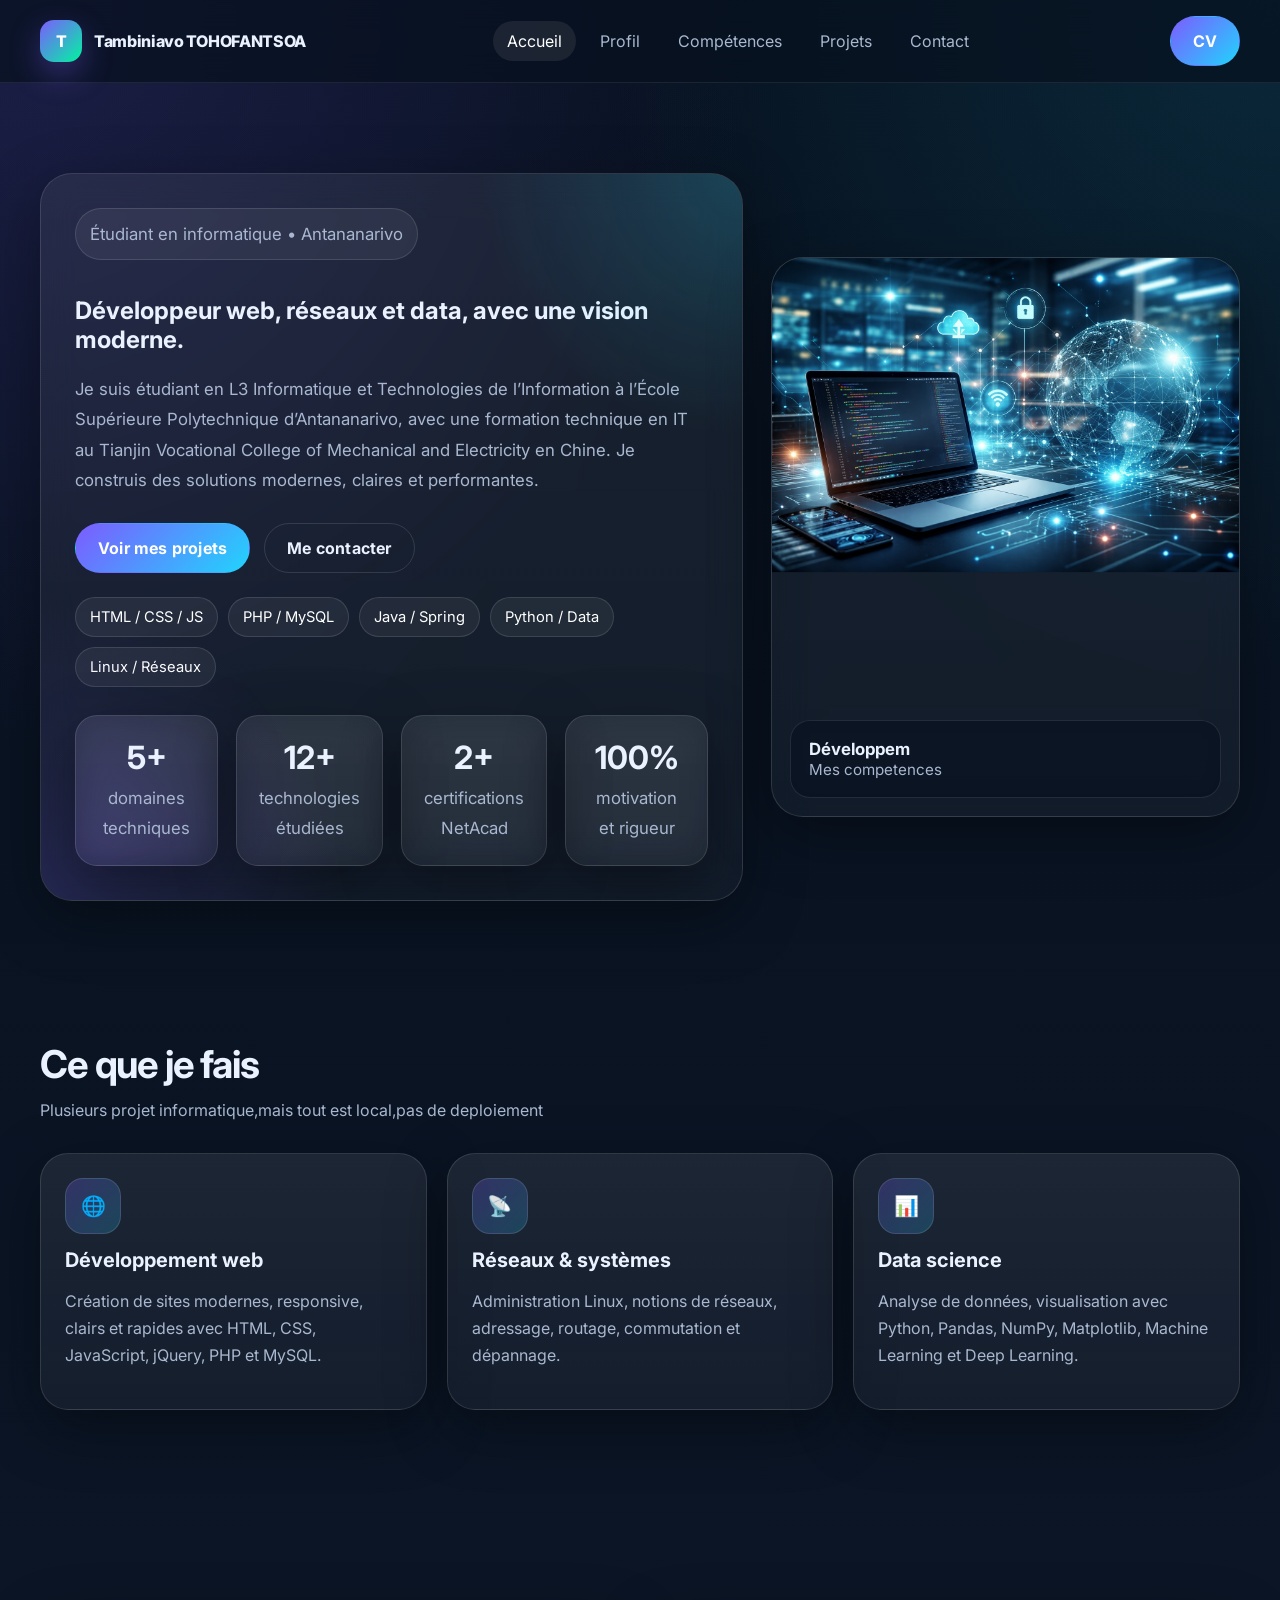
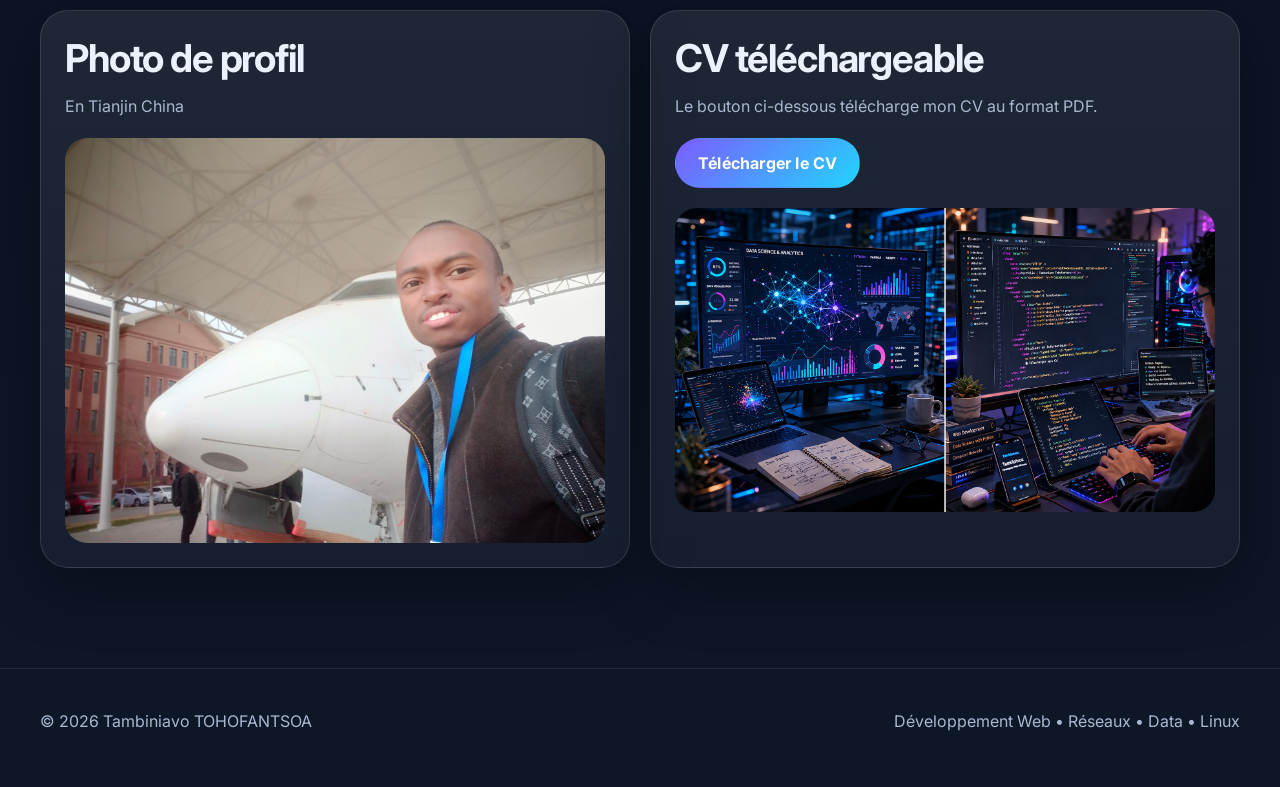
<file: index.html>
<!DOCTYPE html>
<html lang="fr">
<head>
  <meta charset="UTF-8" />
  <meta name="viewport" content="width=device-width, initial-scale=1.0" />
  <title>Tambiniavo TOHOFANTSOA | Portfolio</title>
  <meta name="description" content="Portfolio moderne d'un étudiant en informatique : développement web, réseaux, data science et systèmes." />
  <link rel="preconnect" href="https://fonts.googleapis.com">
  <link rel="preconnect" href="https://fonts.gstatic.com" crossorigin>
  <link href="https://fonts.googleapis.com/css2?family=Inter:wght@400;500;600;700;800;900&display=swap" rel="stylesheet">
  <link rel="stylesheet" href="assets/css/style.css" />
</head>
<body data-page="home">
  <header class="topbar">
    <div class="container nav">
      <a class="brand" href="index.html">
        <span class="brand-badge">T</span>
        <span>Tambiniavo TOHOFANTSOA</span>
      </a>

      <nav class="nav-links">
        <a href="index.html" data-page="home">Accueil</a>
        <a href="about.html" data-page="about">Profil</a>
        <a href="skills.html" data-page="skills">Compétences</a>
        <a href="projects.html" data-page="projects">Projets</a>
        <a href="contact.html" data-page="contact">Contact</a>
      </nav>

      <div class="nav-right">
        <a class="btn btn-primary" href="assets/cv/CV_Tambiniavo_Tohofantsoa.pdf" download>CV</a>
        <button class="menu-btn" aria-label="Menu">☰</button>
      </div>
    </div>
  </header>

  <main>
    <section class="hero">
      <div class="container hero-grid">
        <div class="hero-card glass reveal">
          <p class="tag" style="display:inline-flex;margin:0 0 16px;">Étudiant en informatique • Antananarivo</p>
          <h2>Développeur web, réseaux et data, avec une vision moderne.</h2>
          <p>
            Je suis étudiant en L3 Informatique et Technologies de l’Information à l’École Supérieure Polytechnique d’Antananarivo,
            avec une formation technique en IT au Tianjin Vocational College of Mechanical and Electricity en Chine.
            Je construis des solutions modernes, claires et performantes.
          </p>

          <div class="hero-actions">
            <a class="btn btn-primary" href="projects.html">Voir mes projets</a>
            <a class="btn btn-ghost" href="contact.html">Me contacter</a>
          </div>

          <div class="hero-tags">
            <span class="tag">HTML / CSS / JS</span>
            <span class="tag">PHP / MySQL</span>
            <span class="tag">Java / Spring</span>
            <span class="tag">Python / Data</span>
            <span class="tag">Linux / Réseaux</span>
          </div>

          <div class="stats">
            <div class="stat glass">
              <h3><span data-count="5">0</span>+</h3>
              <p>domaines techniques</p>
            </div>
            <div class="stat glass">
              <h3><span data-count="12">0</span>+</h3>
              <p>technologies étudiées</p>
            </div>
            <div class="stat glass">
              <h3><span data-count="2">0</span>+</h3>
              <p>certifications NetAcad</p>
            </div>
            <div class="stat glass">
              <h3><span data-count="100">0</span>%</h3>
              <p>motivation et rigueur</p>
            </div>
          </div>
        </div>

        <div class="hero-image glass reveal">
          <img src="assets/images/hero.jpg" alt="Bannière techno moderne" />
          <div class="hero-overlay">
            <strong id="typed">Développement Web</strong>
            <span>Mes competences</span>
          </div>
        </div>
      </div>
    </section>

    <section class="section">
      <div class="container">
        <h2 class="section-title reveal">Ce que je fais</h2>
        <p class="section-subtitle reveal">
          Plusieurs projet informatique,mais tout est local,pas de deploiement </p>

        <div class="grid-3">
          <article class="card reveal">
            <div class="icon-box">🌐</div>
            <h3>Développement web</h3>
            <p>Création de sites modernes, responsive, clairs et rapides avec HTML, CSS, JavaScript, jQuery, PHP et MySQL.</p>
          </article>

          <article class="card reveal">
            <div class="icon-box">📡</div>
            <h3>Réseaux & systèmes</h3>
            <p>Administration Linux, notions de réseaux, adressage, routage, commutation et dépannage.</p>
          </article>

          <article class="card reveal">
            <div class="icon-box">📊</div>
            <h3>Data science</h3>
            <p>Analyse de données, visualisation avec Python, Pandas, NumPy, Matplotlib, Machine Learning et Deep Learning.</p>
          </article>
        </div>
      </div>
    </section>

    <section class="section">
      <div class="container grid-2">
        <div class="card reveal">
          <h2 class="section-title" style="margin-bottom:12px;">Photo de profil</h2>
          <p class="section-subtitle" style="margin-bottom:18px;">
            En Tianjin China        </p>
          <img src="assets/images/profile.jpg" alt="Photo de profil" style="border-radius:22px;">
        </div>

        <div class="card reveal">
          <h2 class="section-title" style="margin-bottom:12px;">CV téléchargeable</h2>
          <p class="section-subtitle" style="margin-bottom:18px;">
            Le bouton ci-dessous télécharge mon CV au format PDF.
          </p>
          <a class="btn btn-primary" href="assets/cv/CV_Tambiniavo_Tohofantsoa.pdf" download>Télécharger le CV</a>
          <div style="margin-top:20px;">
            <img src="assets/images/data.jpg" alt="Visuel data" style="border-radius:22px;">
          </div>
        </div>
      </div>


    </section>
  </main>

  <footer class="footer">
    <div class="container footer-inner">
      <p>© 2026 Tambiniavo TOHOFANTSOA </p>
      <p>Développement Web • Réseaux • Data • Linux</p>
    </div>
  </footer>

  <script src="https://code.jquery.com/jquery-3.7.1.min.js"></script>
  <script src="assets/js/main.js"></script>
</body>
</html>
</file>
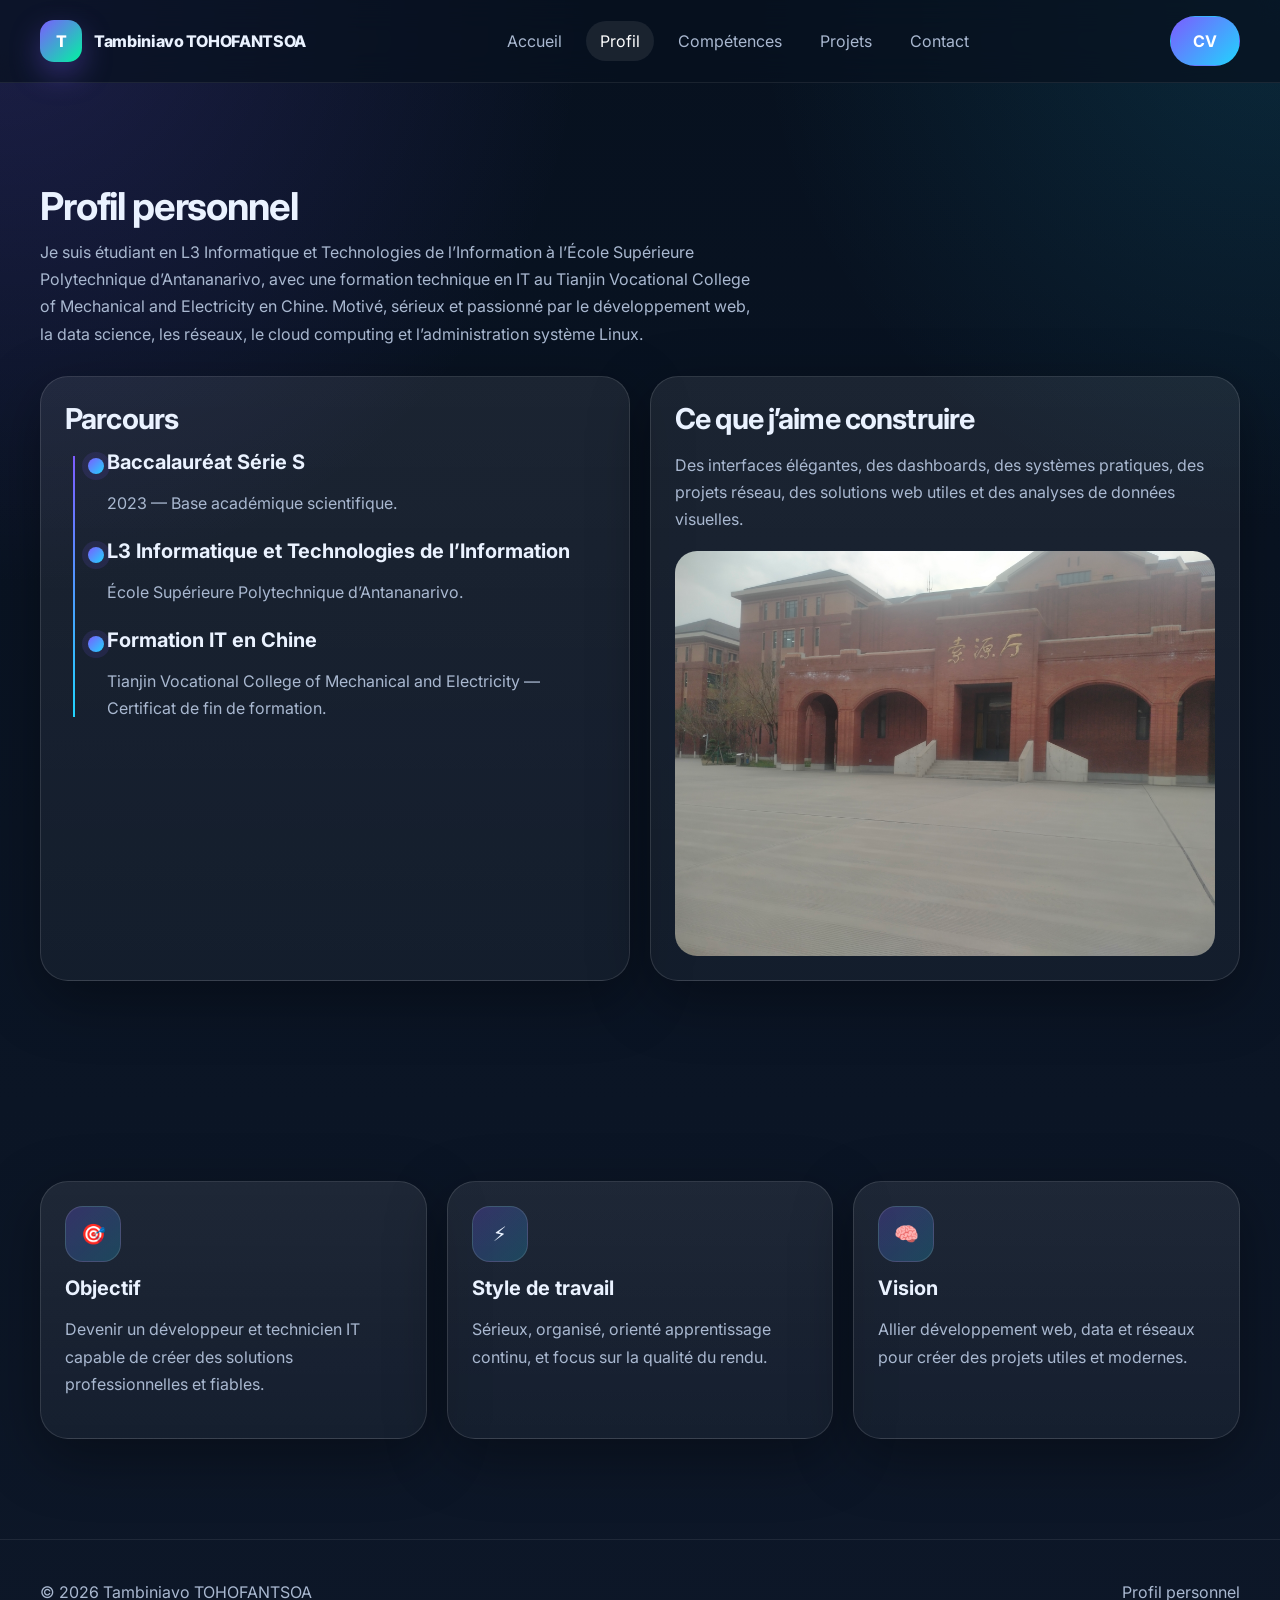
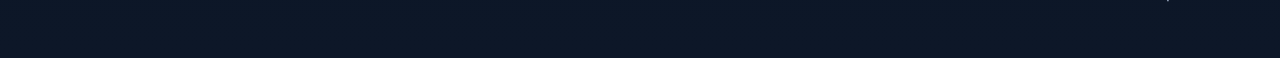
<file: about.html>
<!DOCTYPE html>
<html lang="fr">
<head>
  <meta charset="UTF-8" />
  <meta name="viewport" content="width=device-width, initial-scale=1.0" />
  <title>Profil | Tambiniavo TOHOFANTSOA</title>
  <link rel="preconnect" href="https://fonts.googleapis.com">
  <link rel="preconnect" href="https://fonts.gstatic.com" crossorigin>
  <link href="https://fonts.googleapis.com/css2?family=Inter:wght@400;500;600;700;800;900&display=swap" rel="stylesheet">
  <link rel="stylesheet" href="assets/css/style.css" />
</head>
<body data-page="about">
  <header class="topbar">
    <div class="container nav">
      <a class="brand" href="index.html">
        <span class="brand-badge">T</span>
        <span>Tambiniavo TOHOFANTSOA</span>
      </a>
      <nav class="nav-links">
        <a href="index.html" data-page="home">Accueil</a>
        <a href="about.html" data-page="about">Profil</a>
        <a href="skills.html" data-page="skills">Compétences</a>
        <a href="projects.html" data-page="projects">Projets</a>
        <a href="contact.html" data-page="contact">Contact</a>
      </nav>
      <div class="nav-right">
        <a class="btn btn-primary" href="assets/cv/CV_Tambiniavo_Tohofantsoa.pdf" download> CV</a>
        <button class="menu-btn" aria-label="Menu">☰</button>
      </div>
    </div>
  </header>

  <main>
    <section class="section">
      <div class="container">
        <h1 class="section-title reveal">Profil personnel</h1>
        <p class="section-subtitle reveal">
          Je suis étudiant en L3 Informatique et Technologies de l’Information à l’École Supérieure Polytechnique d’Antananarivo,
          avec une formation technique en IT au Tianjin Vocational College of Mechanical and Electricity en Chine.
          Motivé, sérieux et passionné par le développement web, la data science, les réseaux, le cloud computing et l’administration système Linux.
        </p>

        <div class="grid-2">
          <div class="card reveal">
            <h2 class="section-title" style="font-size:1.8rem;">Parcours</h2>
            <div class="timeline">
              <div class="timeline-item">
                <h3>Baccalauréat Série S</h3>
                <p>2023 — Base académique scientifique.</p>
              </div>
              <div class="timeline-item">
                <h3>L3 Informatique et Technologies de l’Information</h3>
                <p>École Supérieure Polytechnique d’Antananarivo.</p>
              </div>
              <div class="timeline-item">
                <h3>Formation IT en Chine</h3>
                <p>Tianjin Vocational College of Mechanical and Electricity — Certificat de fin de formation.</p>
              </div>
            </div>
          </div>

          <div class="card reveal">
            <h2 class="section-title" style="font-size:1.8rem;">Ce que j’aime construire</h2>
            <p>
              Des interfaces élégantes, des dashboards, des systèmes pratiques, des projets réseau,
              des solutions web utiles et des analyses de données visuelles.
            </p>
            <img src="assets/images/campus.jpg" alt="Campus ou environnement académique" style="margin-top:18px;border-radius:22px;">
          </div>
        </div>
      </div>
    </section>

    <section class="section">
      <div class="container grid-3">
        <article class="card reveal">
          <div class="icon-box">🎯</div>
          <h3>Objectif</h3>
          <p>Devenir un développeur et technicien IT capable de créer des solutions professionnelles et fiables.</p>
        </article>
        <article class="card reveal">
          <div class="icon-box">⚡</div>
          <h3>Style de travail</h3>
          <p>Sérieux, organisé, orienté apprentissage continu, et focus sur la qualité du rendu.</p>
        </article>
        <article class="card reveal">
          <div class="icon-box">🧠</div>
          <h3>Vision</h3>
          <p>Allier développement web, data et réseaux pour créer des projets utiles et modernes.</p>
        </article>
      </div>
    </section>
  </main>

  <footer class="footer">
    <div class="container footer-inner">
      <p>© 2026 Tambiniavo TOHOFANTSOA</p>
      <p>Profil personnel</p>
    </div>
  </footer>

  <script src="https://code.jquery.com/jquery-3.7.1.min.js"></script>
  <script src="assets/js/main.js"></script>
</body>
</html>
</file>
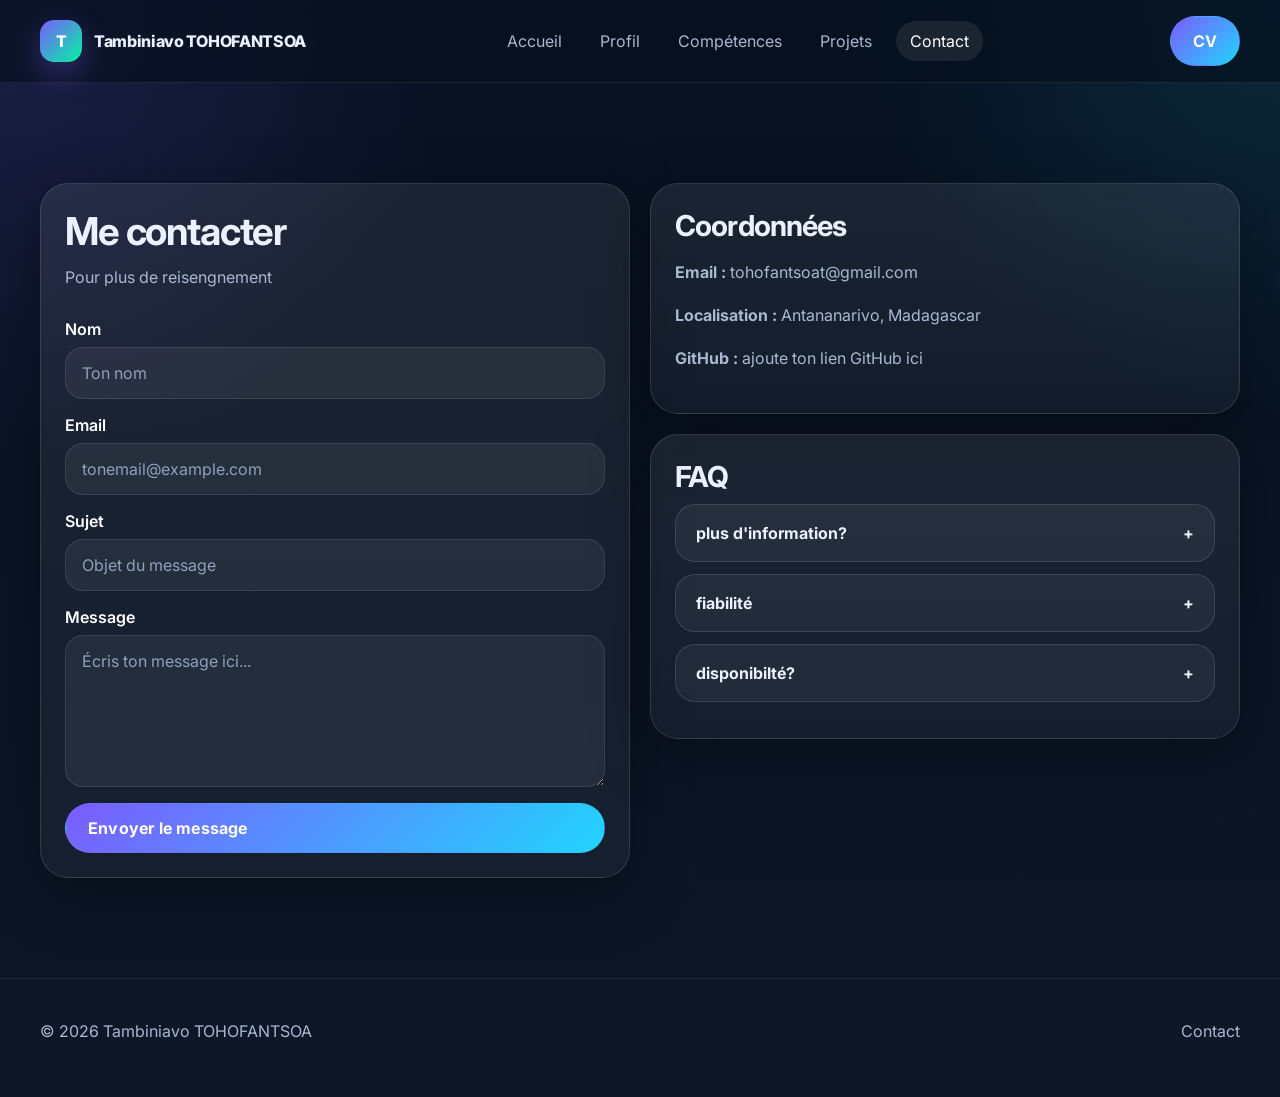
<file: contact.html>
<!DOCTYPE html>
<html lang="fr">
<head>
  <meta charset="UTF-8" />
  <meta name="viewport" content="width=device-width, initial-scale=1.0" />
  <title>Contact | Tambiniavo TOHOFANTSOA</title>
  <link rel="preconnect" href="https://fonts.googleapis.com">
  <link rel="preconnect" href="https://fonts.gstatic.com" crossorigin>
  <link href="https://fonts.googleapis.com/css2?family=Inter:wght@400;500;600;700;800;900&display=swap" rel="stylesheet">
  <link rel="stylesheet" href="assets/css/style.css" />
</head>
<body data-page="contact">
  <header class="topbar">
    <div class="container nav">
      <a class="brand" href="index.html">
        <span class="brand-badge">T</span>
        <span>Tambiniavo TOHOFANTSOA</span>
      </a>
      <nav class="nav-links">
        <a href="index.html" data-page="home">Accueil</a>
        <a href="about.html" data-page="about">Profil</a>
        <a href="skills.html" data-page="skills">Compétences</a>
        <a href="projects.html" data-page="projects">Projets</a>
        <a href="contact.html" data-page="contact">Contact</a>
      </nav>
      <div class="nav-right">
        <a class="btn btn-primary" href="assets/cv/CV_Tambiniavo_Tohofantsoa.pdf" download>CV</a>
        <button class="menu-btn" aria-label="Menu">☰</button>
      </div>
    </div>
  </header>

  <main>
    <section class="section">
      <div class="container grid-2">
        <div class="card reveal">
          <h1 class="section-title">Me contacter</h1>
          <p class="section-subtitle">
            Pour plus de reisengnement
          </p>

          <form class="form" action="mailto:tonadresse@email.com" method="post" enctype="text/plain">
            <div class="field">
              <label for="name">Nom</label>
              <input id="name" name="name" type="text" placeholder="Ton nom" required>
            </div>
            <div class="field">
              <label for="email">Email</label>
              <input id="email" name="email" type="email" placeholder="tonemail@example.com" required>
            </div>
            <div class="field">
              <label for="subject">Sujet</label>
              <input id="subject" name="subject" type="text" placeholder="Objet du message">
            </div>
            <div class="field">
              <label for="message">Message</label>
              <textarea id="message" name="message" rows="6" placeholder="Écris ton message ici..." required></textarea>
            </div>
            <button class="btn btn-primary" type="submit">Envoyer le message</button>
          </form>
        </div>

        <div>
          <div class="card reveal" style="margin-bottom:20px;">
            <h2 class="section-title" style="font-size:1.8rem;">Coordonnées</h2>
            <p><strong>Email :</strong> tohofantsoat@gmail.com</p>
            <p><strong>Localisation :</strong> Antananarivo, Madagascar</p>
            <p><strong>GitHub :</strong> ajoute ton lien GitHub ici</p>
          </div>

          <div class="card reveal">
            <h2 class="section-title" style="font-size:1.8rem;">FAQ</h2>

            <div class="faq-item">
              <div class="faq-q">plus d'information? <span>+</span></div>
              <div class="faq-a">veuiller me contacter</div>
            </div>

            <div class="faq-item">
              <div class="faq-q">fiabilité <span>+</span></div>
              <div class="faq-a">totalement recommendeé</div>
            </div>

            <div class="faq-item">
              <div class="faq-q">disponibilté? <span>+</span></div>
              <div class="faq-a">oui, presque à vos appel</div>
            </div>
          </div>
        </div>
      </div>
    </section>
  </main>

  <footer class="footer">
    <div class="container footer-inner">
      <p>© 2026 Tambiniavo TOHOFANTSOA</p>
      <p>Contact</p>
    </div>
  </footer>

  <script src="https://code.jquery.com/jquery-3.7.1.min.js"></script>
  <script src="assets/js/main.js"></script>
</body>
</html>
</file>
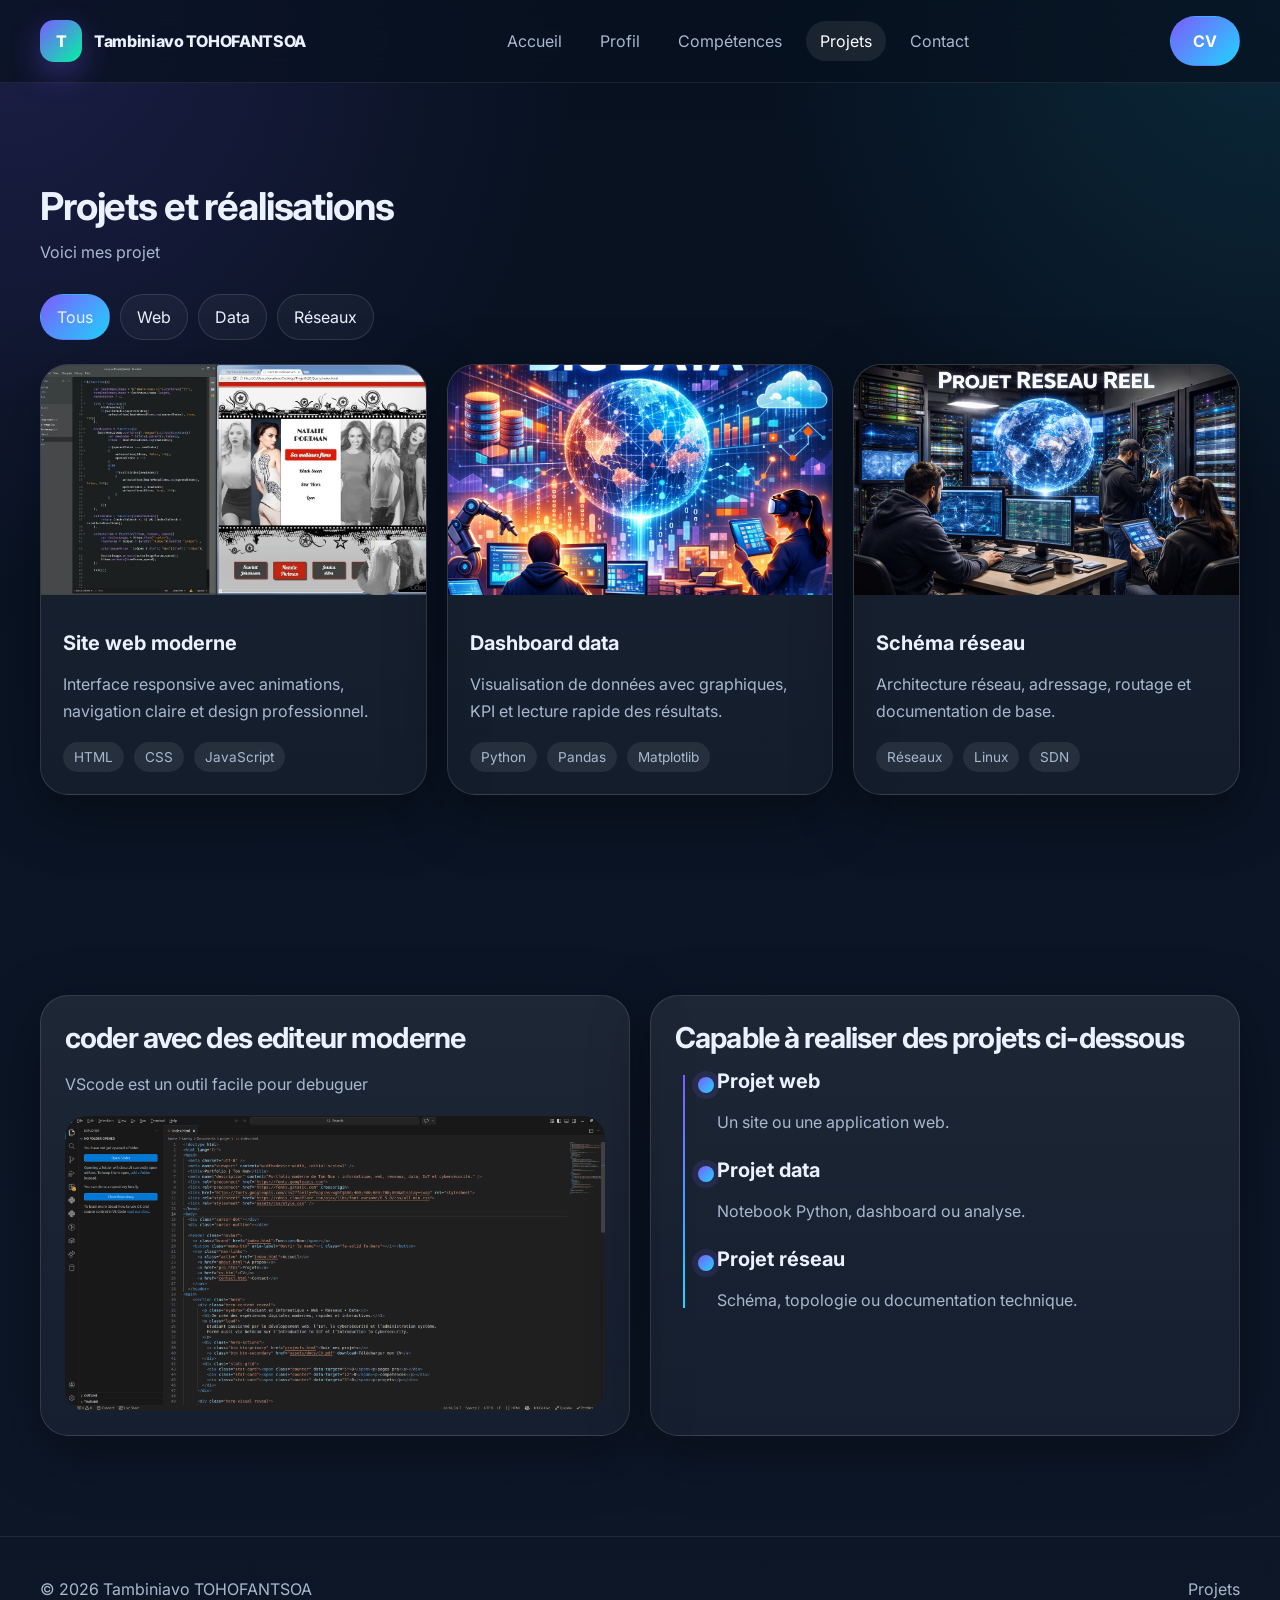
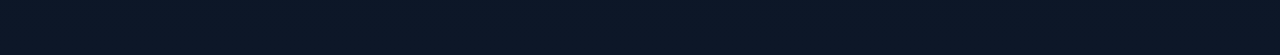
<file: projects.html>
<!DOCTYPE html>
<html lang="fr">
<head>
  <meta charset="UTF-8" />
  <meta name="viewport" content="width=device-width, initial-scale=1.0" />
  <title>Projets | Tambiniavo TOHOFANTSOA</title>
  <link rel="preconnect" href="https://fonts.googleapis.com">
  <link rel="preconnect" href="https://fonts.gstatic.com" crossorigin>
  <link href="https://fonts.googleapis.com/css2?family=Inter:wght@400;500;600;700;800;900&display=swap" rel="stylesheet">
  <link rel="stylesheet" href="assets/css/style.css" />
</head>
<body data-page="projects">
  <header class="topbar">
    <div class="container nav">
      <a class="brand" href="index.html">
        <span class="brand-badge">T</span>
        <span>Tambiniavo TOHOFANTSOA</span>
      </a>
      <nav class="nav-links">
        <a href="index.html" data-page="home">Accueil</a>
        <a href="about.html" data-page="about">Profil</a>
        <a href="skills.html" data-page="skills">Compétences</a>
        <a href="projects.html" data-page="projects">Projets</a>
        <a href="contact.html" data-page="contact">Contact</a>
      </nav>
      <div class="nav-right">
        <a class="btn btn-primary" href="assets/cv/CV_Tambiniavo_Tohofantsoa.pdf" download> CV</a>
        <button class="menu-btn" aria-label="Menu">☰</button>
      </div>
    </div>
  </header>

  <main>
    <section class="section">
      <div class="container">
        <h1 class="section-title reveal">Projets et réalisations</h1>
        <p class="section-subtitle reveal">
          Voici mes projet        </p>

        <div class="filter-bar reveal">
          <button class="filter-btn active" data-filter="all">Tous</button>
          <button class="filter-btn" data-filter="web">Web</button>
          <button class="filter-btn" data-filter="data">Data</button>
          <button class="filter-btn" data-filter="network">Réseaux</button>
        </div>

        <div class="grid-3">
          <article class="card project-card reveal" data-category="web">
            <img src="assets/images/project-web.jpg" alt="Projet web" />
            <div class="project-body">
              <h3>Site web moderne</h3>
              <p>Interface responsive avec animations, navigation claire et design professionnel.</p>
              <div class="project-meta">
                <span class="pill">HTML</span>
                <span class="pill">CSS</span>
                <span class="pill">JavaScript</span>
              </div>
            </div>
          </article>

          <article class="card project-card reveal" data-category="data">
            <img src="assets/images/project-data.jpg" alt="Projet data" />
            <div class="project-body">
              <h3>Dashboard data</h3>
              <p>Visualisation de données avec graphiques, KPI et lecture rapide des résultats.</p>
              <div class="project-meta">
                <span class="pill">Python</span>
                <span class="pill">Pandas</span>
                <span class="pill">Matplotlib</span>
              </div>
            </div>
          </article>

          <article class="card project-card reveal" data-category="network">
            <img src="assets/images/project-network.jpg" alt="Projet réseaux" />
            <div class="project-body">
              <h3>Schéma réseau</h3>
              <p>Architecture réseau, adressage, routage et documentation de base.</p>
              <div class="project-meta">
                <span class="pill">Réseaux</span>
                <span class="pill">Linux</span>
                <span class="pill">SDN</span>
              </div>
            </div>
          </article>
        </div>
      </div>
    </section>

    <section class="section">
      <div class="container grid-2">
        <div class="card reveal">
          <h2 class="section-title" style="font-size:1.8rem;">coder avec des editeur moderne</h2>
          <p>
            VScode est un outil facile pour debuguer   </p>
          <img src="assets/images/code.jpg" alt="Code sur écran" style="margin-top:18px;border-radius:22px;">
        </div>

        <div class="card reveal">
          <h2 class="section-title" style="font-size:1.8rem;">Capable à realiser des projets ci-dessous</h2>
          <div class="timeline">
            <div class="timeline-item">
              <h3>Projet web</h3>
              <p>Un site ou une application web.</p>
            </div>
            <div class="timeline-item">
              <h3>Projet data</h3>
              <p>Notebook Python, dashboard ou analyse.</p>
            </div>
            <div class="timeline-item">
              <h3>Projet réseau</h3>
              <p>Schéma, topologie ou documentation technique.</p>
            </div>
          </div>
        </div>
      </div>
    </section>
  </main>

  <footer class="footer">
    <div class="container footer-inner">
      <p>© 2026 Tambiniavo TOHOFANTSOA</p>
      <p>Projets</p>
    </div>
  </footer>

  <script src="https://code.jquery.com/jquery-3.7.1.min.js"></script>
  <script src="assets/js/main.js"></script>
</body>
</html>
</file>
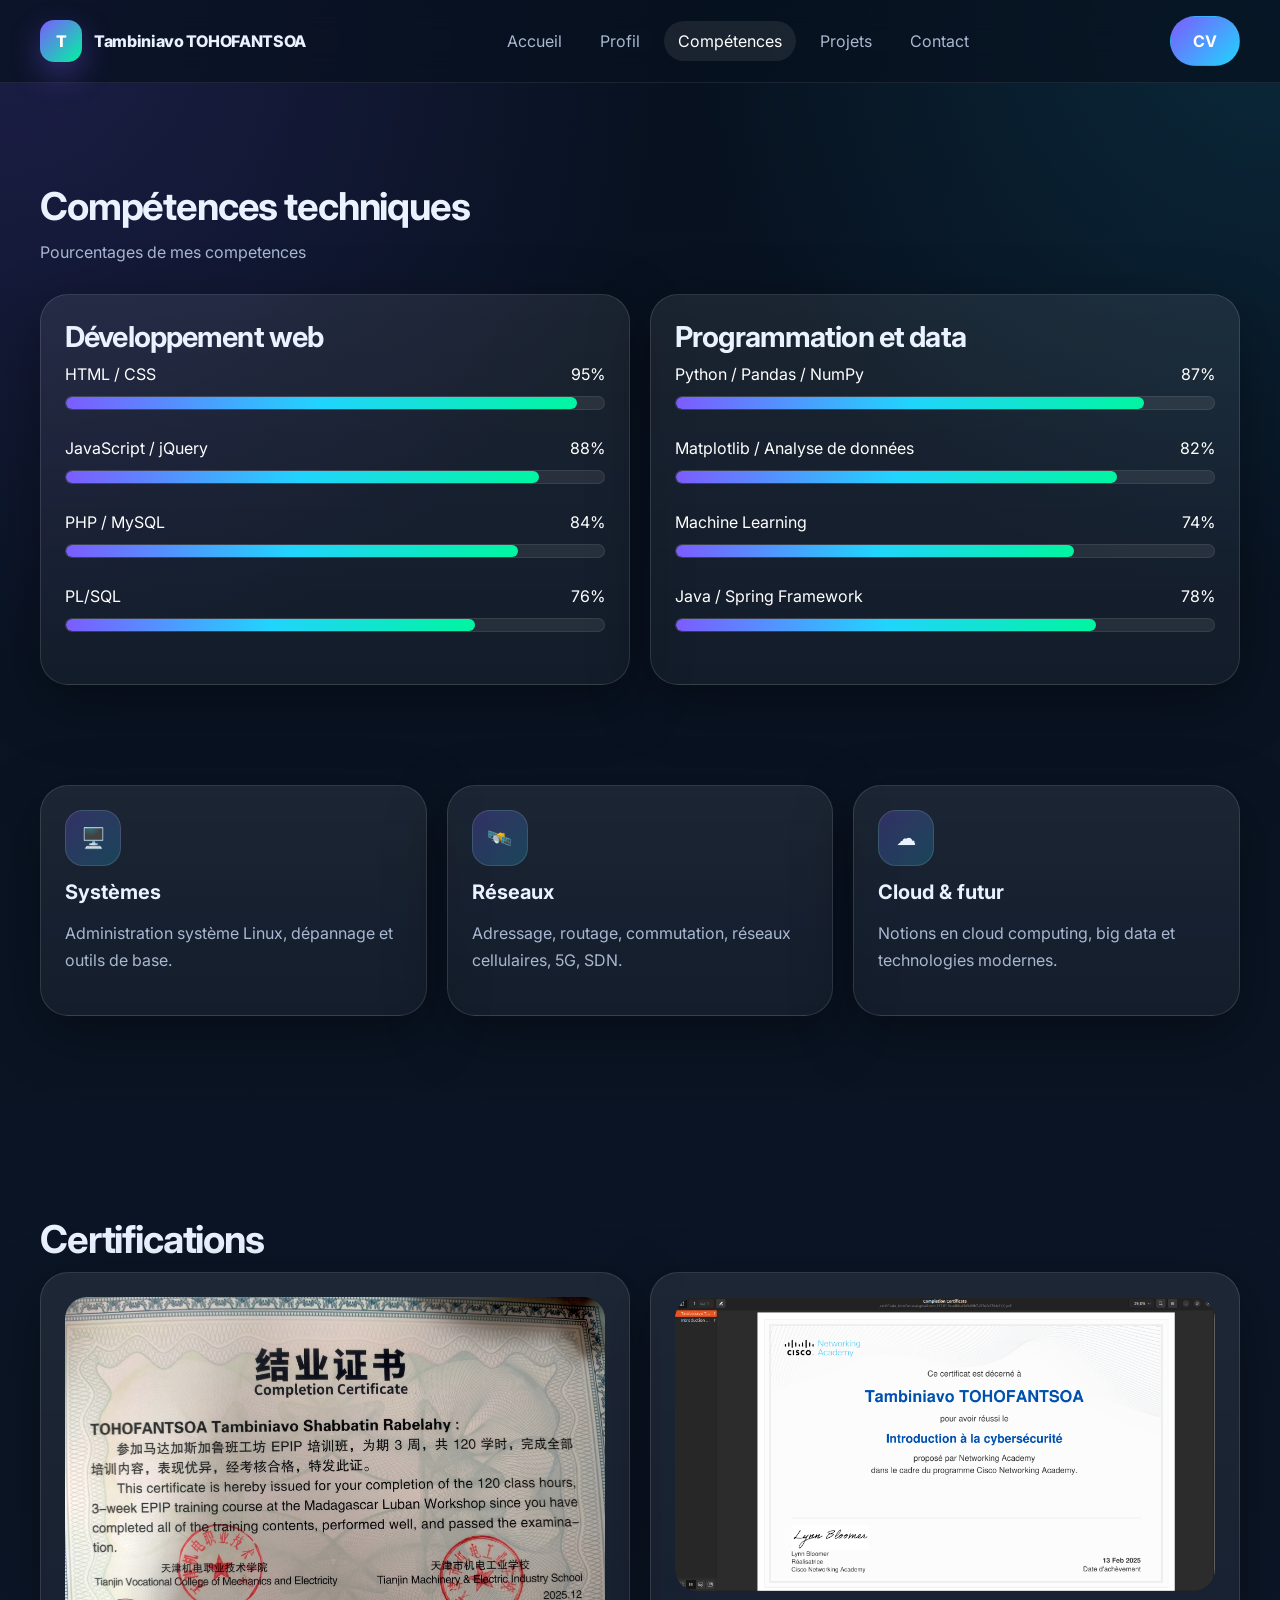
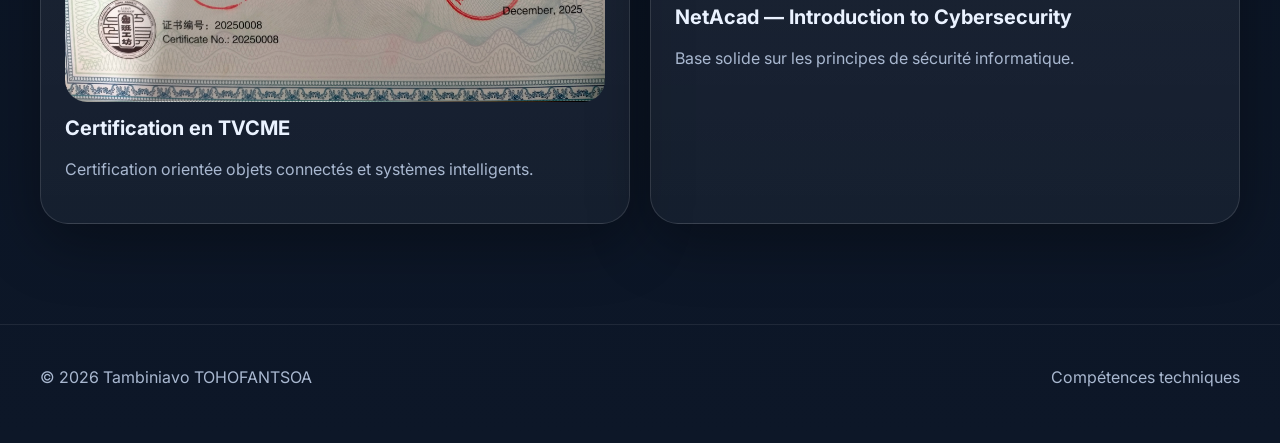
<file: skills.html>
<!DOCTYPE html>
<html lang="fr">
<head>
  <meta charset="UTF-8" />
  <meta name="viewport" content="width=device-width, initial-scale=1.0" />
  <title>Compétences | Tambiniavo TOHOFANTSOA</title>
  <link rel="preconnect" href="https://fonts.googleapis.com">
  <link rel="preconnect" href="https://fonts.gstatic.com" crossorigin>
  <link href="https://fonts.googleapis.com/css2?family=Inter:wght@400;500;600;700;800;900&display=swap" rel="stylesheet">
  <link rel="stylesheet" href="assets/css/style.css" />
</head>
<body data-page="skills">
  <header class="topbar">
    <div class="container nav">
      <a class="brand" href="index.html">
        <span class="brand-badge">T</span>
      <span>Tambiniavo TOHOFANTSOA</span>
      </a>
      <nav class="nav-links">
        <a href="index.html" data-page="home">Accueil</a>
        <a href="about.html" data-page="about">Profil</a>
        <a href="skills.html" data-page="skills">Compétences</a>
        <a href="projects.html" data-page="projects">Projets</a>
        <a href="contact.html" data-page="contact">Contact</a>
      </nav>
      <div class="nav-right">
        <a class="btn btn-primary" href="assets/cv/CV_Tambiniavo_Tohofantsoa.pdf" download> CV</a>
        <button class="menu-btn" aria-label="Menu">☰</button>
      </div>
    </div>
  </header>

  <main>
    <section class="section">
      <div class="container">
        <h1 class="section-title reveal">Compétences techniques</h1>
        <p class="section-subtitle reveal">
  Pourcentages de mes competences
        </p>

        <div class="grid-2">
          <div class="card reveal">
            <h2 class="section-title" style="font-size:1.8rem;">Développement web</h2>

            <div class="skill-group">
              <div class="skill-head"><span>HTML / CSS</span><span>95%</span></div>
              <div class="skill-bar"><div class="skill-fill" data-width="95%"></div></div>
            </div>

            <div class="skill-group">
              <div class="skill-head"><span>JavaScript / jQuery</span><span>88%</span></div>
              <div class="skill-bar"><div class="skill-fill" data-width="88%"></div></div>
            </div>

            <div class="skill-group">
              <div class="skill-head"><span>PHP / MySQL</span><span>84%</span></div>
              <div class="skill-bar"><div class="skill-fill" data-width="84%"></div></div>
            </div>

            <div class="skill-group">
              <div class="skill-head"><span>PL/SQL</span><span>76%</span></div>
              <div class="skill-bar"><div class="skill-fill" data-width="76%"></div></div>
            </div>
          </div>

          <div class="card reveal">
            <h2 class="section-title" style="font-size:1.8rem;">Programmation et data</h2>

            <div class="skill-group">
              <div class="skill-head"><span>Python / Pandas / NumPy</span><span>87%</span></div>
              <div class="skill-bar"><div class="skill-fill" data-width="87%"></div></div>
            </div>

            <div class="skill-group">
              <div class="skill-head"><span>Matplotlib / Analyse de données</span><span>82%</span></div>
              <div class="skill-bar"><div class="skill-fill" data-width="82%"></div></div>
            </div>

            <div class="skill-group">
              <div class="skill-head"><span>Machine Learning</span><span>74%</span></div>
              <div class="skill-bar"><div class="skill-fill" data-width="74%"></div></div>
            </div>

            <div class="skill-group">
              <div class="skill-head"><span>Java / Spring Framework</span><span>78%</span></div>
              <div class="skill-bar"><div class="skill-fill" data-width="78%"></div></div>
            </div>
          </div>
        </div>

        <div class="section" style="padding-bottom:0;">
          <div class="grid-3">
            <article class="card reveal">
              <div class="icon-box">🖥️</div>
              <h3>Systèmes</h3>
              <p>Administration système Linux, dépannage et outils de base.</p>
            </article>
            <article class="card reveal">
              <div class="icon-box">🛰️</div>
              <h3>Réseaux</h3>
              <p>Adressage, routage, commutation, réseaux cellulaires, 5G, SDN.</p>
            </article>
            <article class="card reveal">
              <div class="icon-box">☁️</div>
              <h3>Cloud & futur</h3>
              <p>Notions en cloud computing, big data et technologies modernes.</p>
            </article>
          </div>
        </div>
      </div>
    </section>

    <section class="section">
      <div class="container">
        <h2 class="section-title reveal">Certifications</h2>
        <div class="grid-2">
          <article class="card reveal">
            <img src="assets/images/cert-iot.jpg" alt="Certification IoT" style="border-radius:22px;">
            <h3>Certification en TVCME</h3>
            <p>Certification orientée objets connectés et systèmes intelligents.</p>
          </article>
          <article class="card reveal">
            <img src="assets/images/cert-cyber.jpg" alt="Certification cybersécurité" style="border-radius:22px;">
            <h3>NetAcad — Introduction to Cybersecurity</h3>
            <p>Base solide sur les principes de sécurité informatique.</p>
          </article>
        </div>
      </div>
    </section>
  </main>

  <footer class="footer">
    <div class="container footer-inner">
      <p>© 2026 Tambiniavo TOHOFANTSOA</p>
      <p>Compétences techniques</p>
    </div>
  </footer>

  <script src="https://code.jquery.com/jquery-3.7.1.min.js"></script>
  <script src="assets/js/main.js"></script>
</body>
</html>
</file>
<file: assets/css/style.css>
:root{
  --bg:#07111f;
  --bg2:#0d1728;
  --card:rgba(255,255,255,.07);
  --card2:rgba(255,255,255,.11);
  --text:#eaf2ff;
  --muted:#a9b8d0;
  --line:rgba(255,255,255,.12);
  --accent:#7c5cff;
  --accent2:#21d4fd;
  --accent3:#00f5a0;
  --shadow:0 18px 60px rgba(0,0,0,.35);
  --radius:24px;
  --radius2:18px;
  --max:1200px;
}

*{box-sizing:border-box}
html{scroll-behavior:smooth}
body{
  margin:0;
  font-family:Inter,system-ui,-apple-system,Segoe UI,Roboto,Arial,sans-serif;
  background:
    radial-gradient(circle at top left, rgba(124,92,255,.18), transparent 28%),
    radial-gradient(circle at top right, rgba(33,212,253,.12), transparent 25%),
    linear-gradient(180deg, var(--bg), var(--bg2));
  color:var(--text);
  overflow-x:hidden;
}

img{max-width:100%; display:block}
a{color:inherit; text-decoration:none}
button,input,textarea,select{font:inherit}
::selection{background:rgba(124,92,255,.35)}

.container{
  width:min(100% - 32px, var(--max));
  margin-inline:auto;
}

.section{
  padding:100px 0;
}

.section-title{
  font-size:clamp(1.7rem, 3vw, 3rem);
  margin:0 0 10px;
  letter-spacing:-.03em;
}
.section-subtitle{
  color:var(--muted);
  max-width:720px;
  line-height:1.7;
  margin:0 0 28px;
}

.glass{
  background:linear-gradient(180deg, var(--card), rgba(255,255,255,.04));
  border:1px solid var(--line);
  box-shadow:var(--shadow);
  backdrop-filter: blur(18px);
}

.btn{
  display:inline-flex;
  align-items:center;
  gap:10px;
  padding:14px 22px;
  border-radius:999px;
  border:1px solid transparent;
  cursor:pointer;
  transition:.3s ease;
  font-weight:700;
  letter-spacing:.2px;
}
.btn-primary{
  background:linear-gradient(135deg, var(--accent), var(--accent2));
  color:#fff;
}
.btn-primary:hover{transform:translateY(-3px); box-shadow:0 16px 40px rgba(124,92,255,.35)}
.btn-ghost{
  background:transparent;
  color:var(--text);
  border-color:var(--line);
}
.btn-ghost:hover{background:rgba(255,255,255,.06); transform:translateY(-3px)}

.topbar{
  position:sticky;
  top:0;
  z-index:1000;
  border-bottom:1px solid rgba(255,255,255,.08);
  background:rgba(7,17,31,.72);
  backdrop-filter: blur(16px);
}
.nav{
  display:flex;
  justify-content:space-between;
  align-items:center;
  padding:16px 0;
  gap:18px;
}
.brand{
  display:flex;
  align-items:center;
  gap:12px;
  font-weight:800;
  letter-spacing:-.02em;
}
.brand-badge{
  width:42px;
  height:42px;
  border-radius:14px;
  display:grid;
  place-items:center;
  background:linear-gradient(135deg, var(--accent), var(--accent3));
  color:#fff;
  box-shadow:0 12px 30px rgba(124,92,255,.35);
}

.nav-links{
  display:flex;
  align-items:center;
  gap:10px;
  flex-wrap:wrap;
}
.nav-links a{
  padding:10px 14px;
  border-radius:999px;
  color:var(--muted);
  transition:.25s ease;
}
.nav-links a:hover,
.nav-links a.active{
  color:#fff;
  background:rgba(255,255,255,.08);
}

.nav-right{
  display:flex;
  align-items:center;
  gap:12px;
}
.menu-btn{
  display:none;
  width:46px;
  height:46px;
  border-radius:14px;
  border:1px solid var(--line);
  background:rgba(255,255,255,.06);
  color:#fff;
}

.hero{
  padding:90px 0 40px;
}
.hero-grid{
  display:grid;
  grid-template-columns:1.2fr .8fr;
  gap:28px;
  align-items:center;
}
.hero-card{
  border-radius:32px;
  padding:34px;
  position:relative;
  overflow:hidden;
}
.hero-card::before{
  content:"";
  position:absolute;
  inset:0;
  background:
    radial-gradient(circle at top right, rgba(33,212,253,.18), transparent 26%),
    radial-gradient(circle at bottom left, rgba(124,92,255,.18), transparent 30%);
  pointer-events:none;
}
.hero h1{
  font-size:clamp(2.4rem, 6vw, 5rem);
  line-height:1.03;
  margin:0 0 18px;
  letter-spacing:-.05em;
}
.hero p{
  color:var(--muted);
  font-size:1.05rem;
  line-height:1.8;
  max-width:650px;
}
.hero-actions{
  display:flex;
  gap:14px;
  flex-wrap:wrap;
  margin-top:28px;
}
.hero-tags{
  display:flex;
  flex-wrap:wrap;
  gap:10px;
  margin-top:24px;
}
.tag{
  padding:10px 14px;
  border-radius:999px;
  background:rgba(255,255,255,.06);
  border:1px solid var(--line);
  color:#fff;
  font-size:.92rem;
}

.hero-image{
  border-radius:32px;
  min-height:560px;
  overflow:hidden;
  position:relative;
}
.hero-image img{
  width:100%;
  height:100%;
  object-fit:cover;
  transform:scale(1.02);
}
.hero-overlay{
  position:absolute;
  inset:auto 18px 18px 18px;
  padding:18px;
  border-radius:20px;
  background:rgba(7,17,31,.74);
  border:1px solid rgba(255,255,255,.1);
  backdrop-filter: blur(12px);
}
.hero-overlay strong{display:block; font-size:1.05rem}
.hero-overlay span{color:var(--muted); font-size:.95rem}

.stats{
  display:grid;
  grid-template-columns:repeat(4,1fr);
  gap:18px;
  margin-top:28px;
}
.stat{
  padding:22px;
  border-radius:22px;
  text-align:center;
}
.stat h3{
  margin:0;
  font-size:2rem;
}
.stat p{
  margin:6px 0 0;
  color:var(--muted);
}

.grid-3{
  display:grid;
  grid-template-columns:repeat(3,1fr);
  gap:20px;
}
.grid-2{
  display:grid;
  grid-template-columns:repeat(2,1fr);
  gap:20px;
}

.card{
  border-radius:28px;
  padding:24px;
  background:linear-gradient(180deg, rgba(255,255,255,.08), rgba(255,255,255,.04));
  border:1px solid var(--line);
  box-shadow:var(--shadow);
}
.card h3{
  margin:14px 0 10px;
  font-size:1.25rem;
}
.card p{
  color:var(--muted);
  line-height:1.7;
}

.icon-box{
  width:56px;
  height:56px;
  border-radius:18px;
  display:grid;
  place-items:center;
  font-size:1.25rem;
  background:linear-gradient(135deg, rgba(124,92,255,.25), rgba(33,212,253,.2));
  border:1px solid rgba(255,255,255,.12);
}

.timeline{
  position:relative;
  padding-left:24px;
}
.timeline::before{
  content:"";
  position:absolute;
  left:8px;
  top:6px;
  bottom:6px;
  width:2px;
  background:linear-gradient(180deg, var(--accent), var(--accent2));
}
.timeline-item{
  position:relative;
  margin-bottom:22px;
  padding-left:18px;
}
.timeline-item::before{
  content:"";
  position:absolute;
  left:-1px;
  top:8px;
  width:16px;
  height:16px;
  border-radius:999px;
  background:linear-gradient(135deg, var(--accent), var(--accent2));
  box-shadow:0 0 0 6px rgba(124,92,255,.12);
}

.skill-group{
  margin-bottom:28px;
}
.skill-head{
  display:flex;
  justify-content:space-between;
  gap:14px;
  margin-bottom:12px;
  color:#fff;
}
.skill-bar{
  height:14px;
  border-radius:999px;
  overflow:hidden;
  background:rgba(255,255,255,.08);
  border:1px solid rgba(255,255,255,.08);
}
.skill-fill{
  height:100%;
  width:0;
  border-radius:inherit;
  background:linear-gradient(90deg, var(--accent), var(--accent2), var(--accent3));
  transition:width 1.3s ease;
}

.filter-bar{
  display:flex;
  flex-wrap:wrap;
  gap:10px;
  margin-bottom:24px;
}
.filter-btn{
  padding:12px 16px;
  border-radius:999px;
  border:1px solid var(--line);
  background:rgba(255,255,255,.04);
  color:var(--text);
  cursor:pointer;
  transition:.25s ease;
}
.filter-btn.active,
.filter-btn:hover{
  background:linear-gradient(135deg, var(--accent), var(--accent2));
  border-color:transparent;
}

.project-card{
  overflow:hidden;
  padding:0;
}
.project-card img{
  width:100%;
  height:230px;
  object-fit:cover;
}
.project-body{
  padding:22px;
}
.project-meta{
  display:flex;
  gap:10px;
  flex-wrap:wrap;
  margin-top:14px;
}
.pill{
  padding:7px 11px;
  border-radius:999px;
  background:rgba(255,255,255,.08);
  color:var(--muted);
  font-size:.85rem;
}

.form{
  display:grid;
  gap:16px;
}
.field{
  display:grid;
  gap:8px;
}
.field label{
  color:#fff;
  font-weight:600;
}
.field input,
.field textarea,
.field select{
  width:100%;
  padding:15px 16px;
  border-radius:18px;
  border:1px solid rgba(255,255,255,.1);
  background:rgba(255,255,255,.06);
  color:#fff;
  outline:none;
}
.field input::placeholder,
.field textarea::placeholder{
  color:#8ea0be;
}
.field input:focus,
.field textarea:focus,
.field select:focus{
  border-color:rgba(33,212,253,.55);
  box-shadow:0 0 0 4px rgba(33,212,253,.08);
}

.faq-item{
  padding:18px 20px;
  border-radius:20px;
  background:rgba(255,255,255,.05);
  border:1px solid var(--line);
  margin-bottom:12px;
}
.faq-q{
  display:flex;
  justify-content:space-between;
  align-items:center;
  gap:14px;
  cursor:pointer;
  font-weight:700;
}
.faq-a{
  display:none;
  padding-top:12px;
  color:var(--muted);
  line-height:1.7;
}

.footer{
  padding:26px 0 40px;
  color:var(--muted);
  border-top:1px solid rgba(255,255,255,.08);
}
.footer-inner{
  display:flex;
  justify-content:space-between;
  gap:18px;
  flex-wrap:wrap;
  align-items:center;
}

.reveal{
  opacity:0;
  transform:translateY(20px);
  transition:.8s ease;
}
.reveal.visible{
  opacity:1;
  transform:none;
}

@media (max-width: 980px){
  .hero-grid,
  .grid-3,
  .grid-2,
  .stats{
    grid-template-columns:1fr;
  }
  .hero-image{min-height:380px}
  .nav-links{
    position:absolute;
    left:16px;
    right:16px;
    top:76px;
    display:none;
    flex-direction:column;
    padding:14px;
    border-radius:24px;
    background:rgba(7,17,31,.96);
    border:1px solid var(--line);
  }
  .nav-links.open{display:flex}
  .menu-btn{display:inline-grid; place-items:center}
}

@media (max-width: 640px){
  .hero-card,
  .card{
    padding:20px;
    border-radius:22px;
  }
  .section{padding:72px 0}
  .hero{padding-top:54px}
  .hero-actions .btn{width:100%; justify-content:center}
  .hero-overlay{left:12px; right:12px; bottom:12px}
}
</file>
